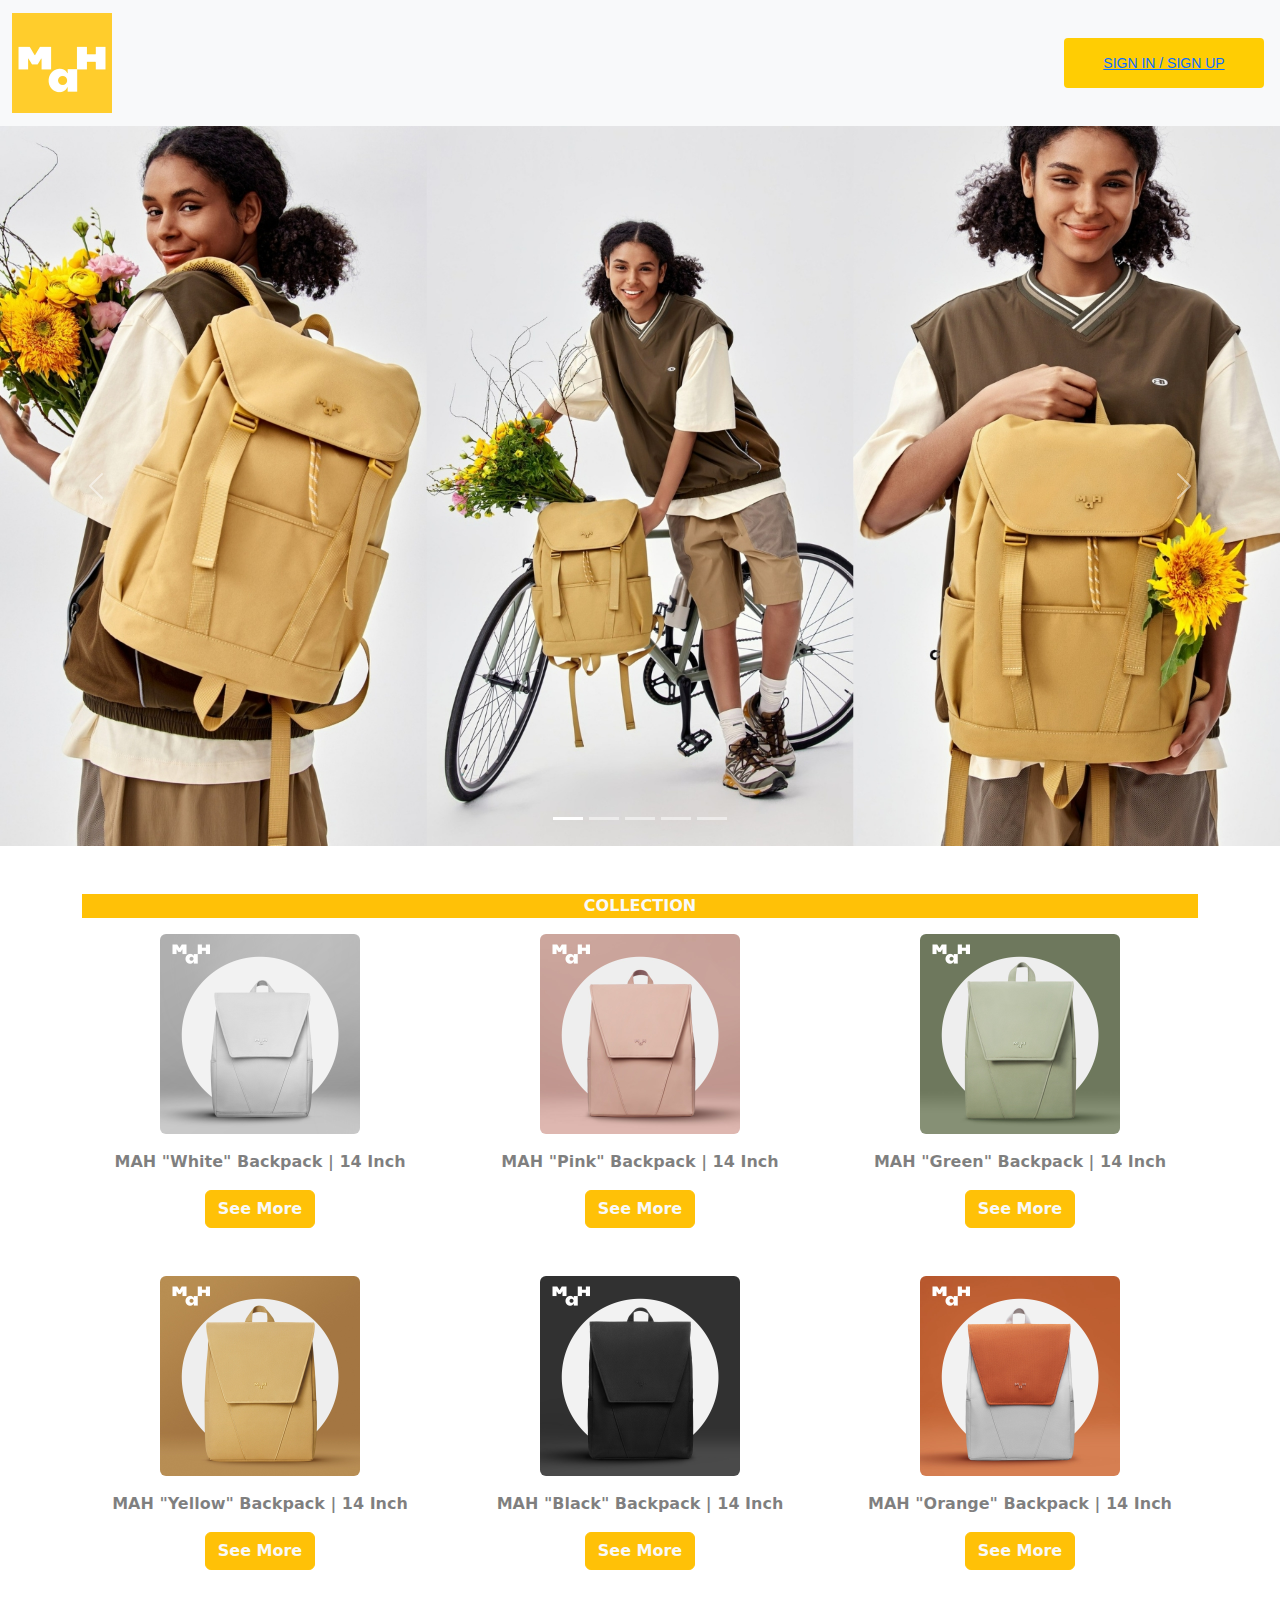
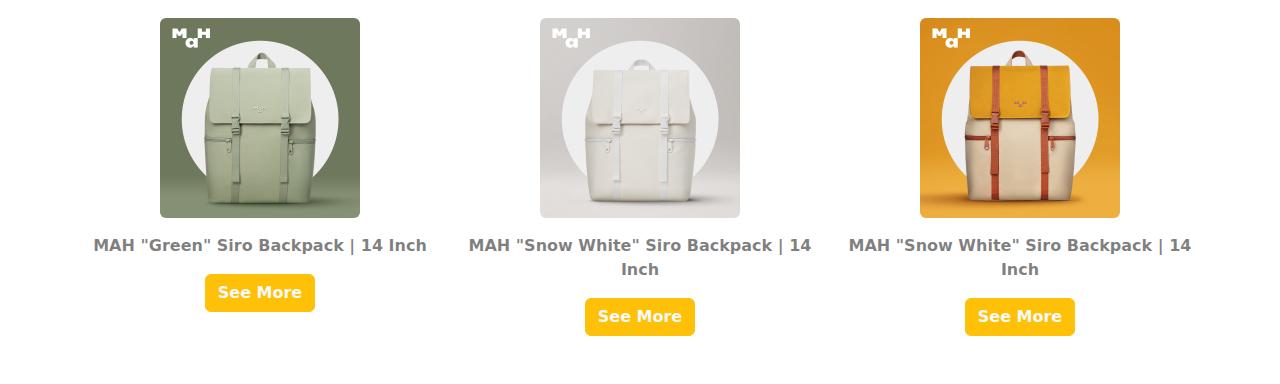
<file: index.html>
<!DOCTYPE html>
<html lang="en">

<head>
    <meta charset="UTF-8">
    <meta name="viewport" content="width=device-width, initial-scale=1.0">
    <link href="https://cdn.jsdelivr.net/npm/bootstrap@5.3.3/dist/css/bootstrap.min.css" rel="stylesheet"
        integrity="sha384-QWTKZyjpPEjISv5WaRU9OFeRpok6YctnYmDr5pNlyT2bRjXh0JMhjY6hW+ALEwIH" crossorigin="anonymous">
    <title>MaH Web</title>
</head>

<body>

    <!---navbar--->
    <nav class="navbar navbar-expand-sm bg-light navbar-dark">
        <div class="container-fluid">
            <a class="navbar-brand" href="#">
                <img src="images/MaH-logo.jpg" alt="MaH-logo Logo" style="width: 100px; height: 100px;">
            </a>
        </div>
        <style>
            .custom-btn {
                height: 50px;
                width: 200px;
                background-color: #ffcd03;
                color: #fff5cc;
                text-align: center;
                font-family: Arial, Helvetica, sans-serif;
            }
        </style>
        <div class="me-3">
            <button type="button" class="btn custom-btn btn-sm"><a href="signinup.html">SIGN IN / SIGN UP</a></button>
        </div>
    </nav>

    <!--carousel-->
    <div id="demo" class="carousel slide" data-bs-ride="carousel">

        <!-- Indicators/dots -->
        <div class="carousel-indicators">
            <button type="button" data-bs-target="#demo" data-bs-slide-to="0" class="active"></button>
            <button type="button" data-bs-target="#demo" data-bs-slide-to="1"></button>
            <button type="button" data-bs-target="#demo" data-bs-slide-to="2"></button>
            <button type="button" data-bs-target="#demo" data-bs-slide-to="3"></button>
            <button type="button" data-bs-target="#demo" data-bs-slide-to="4"></button>
        </div>

        <!-- The slideshow/carousel -->
        <div class="carousel-inner">
            <div class="carousel-item active">
                <img src="images/mah-banner-1.jpg" alt="Los Angeles" class="d-block w-100">
            </div>
            <div class="carousel-item">
                <img src="images/mah-banner-2.jpg" alt="Chicago" class="d-block w-100">
            </div>
            <div class="carousel-item">
                <img src="images/mah-banner-3.jpg" alt="New York" class="d-block w-100">
            </div>
            <div class="carousel-item">
                <img src="images/mah-banner-4.jpg" alt="New York" class="d-block w-100">
            </div>
            <div class="carousel-item">
                <img src="images/mah-banner-5.jpg" alt="New York" class="d-block w-100">
            </div>
        </div>

        <!-- Left and right controls/icons -->
        <button class="carousel-control-prev" type="button" data-bs-target="#demo" data-bs-slide="prev">
            <span class="carousel-control-prev-icon"></span>
        </button>
        <button class="carousel-control-next" type="button" data-bs-target="#demo" data-bs-slide="next">
            <span class="carousel-control-next-icon"></span>
        </button>
    </div>

    <!--Header-->

    <!--Section Description-->
    <div class="container mt-5">
        <strong>
            <p class="text-center text-bg-warning text-wrap text-light">COLLECTION</p>
        </strong>
    </div>

    <!--Columns-->
    <div class="container text-center">
        <div class="row align-items-start">
            <div class="col">
                <img src="images/mah-bag-white.jpg" class="rounded" height="200px" width="200px" alt="mah-bag-white">
                <p class="text-center mt-3 text-black-50"><strong>MAH "White" Backpack | 14 Inch</strong></p>
                <!-- Button to Open the Modal -->
                <button type="button" class="btn btn-warning text-light" data-bs-toggle="modal"
                    data-bs-target="#myModal"><strong> See More</strong>
                </button>

                <!-- The Modal -->
                <div class="modal" id="myModal">
                    <div class="modal-dialog">
                        <div class="modal-content">

                            <!-- Modal Header -->
                            <div class="modal-header">
                                <h4 class="modal-title">MAH 2141 Young Backpack with PU Leather Fabric | 14 Inch</h4>
                                <button type="button" class="btn-close" data-bs-dismiss="modal"></button>
                            </div>

                            <!-- Modal body -->
                            <div class="modal-body">
                                Brand：MAH

                                Material：PU Leather

                                Pattern：Solid color

                                Condition：New

                                With or without interlayer: Yes

                                Shoulder strap style: Double

                                Computer size: 14 Inches

                                Size: Length 29 * Width 12 * Height 38CM

                                Color：Pink/Grey/Green

                                Occation: Leisure/Work/School/Travel

                                Application object: Youth

                                Bag hardness: Soft

                                Waterproof degree: Waterproof

                                Model：MR21B2141B
                            </div>

                            <!-- Modal footer -->
                            <div class="modal-footer">
                                <button type="button" class="btn btn-warning text-light"
                                    data-bs-dismiss="modal">Close</button>
                            </div>

                        </div>
                    </div>
                </div>
            </div>
            <div class="col">
                <img src="images/mah-bag-pink.jpg" class="rounded" height="200px" width="200px" alt="mah-bag-pink">
                <p class="text-center mt-3 text-black-50"><strong>MAH "Pink" Backpack | 14 Inch</strong></p>
                <!-- Button to Open the Modal -->
                <button type="button" class="btn btn-warning text-light" data-bs-toggle="modal"
                    data-bs-target="#myModal"><strong> See More</strong>
                </button>

                <!-- The Modal -->
                <div class="modal" id="myModal">
                    <div class="modal-dialog">
                        <div class="modal-content">

                            <!-- Modal Header -->
                            <div class="modal-header">
                                <h4 class="modal-title">MAH 2141 Young Backpack with PU Leather Fabric | 14 Inch</h4>
                                <button type="button" class="btn-close" data-bs-dismiss="modal"></button>
                            </div>

                            <!-- Modal body -->
                            <div class="modal-body">
                                Brand：MAH

                                Material：PU Leather

                                Pattern：Solid color

                                Condition：New

                                With or without interlayer: Yes

                                Shoulder strap style: Double

                                Computer size: 14 Inches

                                Size: Length 29 * Width 12 * Height 38CM

                                Color：Pink/Grey/Green

                                Occation: Leisure/Work/School/Travel

                                Application object: Youth

                                Bag hardness: Soft

                                Waterproof degree: Waterproof

                                Model：MR21B2141B
                            </div>

                            <!-- Modal footer -->
                            <div class="modal-footer">
                                <button type="button" class="btn btn-warning text-light"
                                    data-bs-dismiss="modal">Close</button>
                            </div>

                        </div>
                    </div>
                </div>
            </div>
            <div class="col">
                <img src="images/mah-bag-green.jpg" class="rounded" height="200px" width="200px" alt="mah-bag-green">
                <p class="text-center mt-3 text-black-50"><strong>MAH "Green" Backpack | 14 Inch</strong></p>
                <!-- Button to Open the Modal -->
                <button type="button" class="btn btn-warning text-light" data-bs-toggle="modal"
                    data-bs-target="#myModal"><strong> See More</strong>
                </button>

                <!-- The Modal -->
                <div class="modal" id="myModal">
                    <div class="modal-dialog">
                        <div class="modal-content">

                            <!-- Modal Header -->
                            <div class="modal-header">
                                <h4 class="modal-title">MAH 2141 Young Backpack with PU Leather Fabric | 14 Inch</h4>
                                <button type="button" class="btn-close" data-bs-dismiss="modal"></button>
                            </div>

                            <!-- Modal body -->
                            <div class="modal-body">
                                Brand：MAH

                                Material：PU Leather

                                Pattern：Solid color

                                Condition：New

                                With or without interlayer: Yes

                                Shoulder strap style: Double

                                Computer size: 14 Inches

                                Size: Length 29 * Width 12 * Height 38CM

                                Color：Pink/Grey/Green

                                Occation: Leisure/Work/School/Travel

                                Application object: Youth

                                Bag hardness: Soft

                                Waterproof degree: Waterproof

                                Model：MR21B2141B
                            </div>

                            <!-- Modal footer -->
                            <div class="modal-footer">
                                <button type="button" class="btn btn-warning text-light"
                                    data-bs-dismiss="modal">Close</button>
                            </div>

                        </div>
                    </div>
                </div>
            </div>
        </div>
    </div>
    <div class="container text-center mt-5">
        <div class="row align-items-start">
            <div class="col">
                <img src="images/mah-bag-yellow.jpg" class="rounded" height="200px" width="200px" alt="mah-bag-yellow">
                <p class="text-center mt-3 text-black-50"><strong>MAH "Yellow" Backpack | 14 Inch</strong></p>
                <!-- Button to Open the Modal -->
                <button type="button" class="btn btn-warning text-light" data-bs-toggle="modal"
                    data-bs-target="#myModal"><strong> See More</strong>
                </button>

                <!-- The Modal -->
                <div class="modal" id="myModal">
                    <div class="modal-dialog">
                        <div class="modal-content">

                            <!-- Modal Header -->
                            <div class="modal-header">
                                <h4 class="modal-title">MAH 2141 Young Backpack with PU Leather Fabric | 14 Inch</h4>
                                <button type="button" class="btn-close" data-bs-dismiss="modal"></button>
                            </div>

                            <!-- Modal body -->
                            <div class="modal-body">
                                Brand：MAH

                                Material：PU Leather

                                Pattern：Solid color

                                Condition：New

                                With or without interlayer: Yes

                                Shoulder strap style: Double

                                Computer size: 14 Inches

                                Size: Length 29 * Width 12 * Height 38CM

                                Color：Pink/Grey/Green

                                Occation: Leisure/Work/School/Travel

                                Application object: Youth

                                Bag hardness: Soft

                                Waterproof degree: Waterproof

                                Model：MR21B2141B
                            </div>

                            <!-- Modal footer -->
                            <div class="modal-footer">
                                <button type="button" class="btn btn-warning text-light"
                                    data-bs-dismiss="modal">Close</button>
                            </div>

                        </div>
                    </div>
                </div>
            </div>
            <div class="col">
                <img src="images/mah-bag-black.jpg" class="rounded" height="200px" width="200px" alt="mah-bag-black">
                <p class="text-center mt-3 text-black-50"><strong>MAH "Black" Backpack | 14 Inch</strong></p>
                <!-- Button to Open the Modal -->
                <button type="button" class="btn btn-warning text-light" data-bs-toggle="modal"
                    data-bs-target="#myModal"><strong> See More</strong>
                </button>

                <!-- The Modal -->
                <div class="modal" id="myModal">
                    <div class="modal-dialog">
                        <div class="modal-content">

                            <!-- Modal Header -->
                            <div class="modal-header">
                                <h4 class="modal-title">MAH 2141 Young Backpack with PU Leather Fabric | 14 Inch</h4>
                                <button type="button" class="btn-close" data-bs-dismiss="modal"></button>
                            </div>

                            <!-- Modal body -->
                            <div class="modal-body">
                                Brand：MAH

                                Material：PU Leather

                                Pattern：Solid color

                                Condition：New

                                With or without interlayer: Yes

                                Shoulder strap style: Double

                                Computer size: 14 Inches

                                Size: Length 29 * Width 12 * Height 38CM

                                Color：Pink/Grey/Green

                                Occation: Leisure/Work/School/Travel

                                Application object: Youth

                                Bag hardness: Soft

                                Waterproof degree: Waterproof

                                Model：MR21B2141B
                            </div>

                            <!-- Modal footer -->
                            <div class="modal-footer">
                                <button type="button" class="btn btn-warning text-light"
                                    data-bs-dismiss="modal">Close</button>
                            </div>

                        </div>
                    </div>
                </div>
            </div>
            <div class="col">
                <img src="images/mah-bag-orange.jpg" class="rounded" height="200px" width="200px" alt="mah-bag-orange">
                <p class="text-center mt-3 text-black-50"><strong>MAH "Orange" Backpack | 14 Inch</strong></p>
                <!-- Button to Open the Modal -->
                <button type="button" class="btn btn-warning text-light" data-bs-toggle="modal"
                    data-bs-target="#myModal"><strong> See More</strong>
                </button>

                <!-- The Modal -->
                <div class="modal" id="myModal">
                    <div class="modal-dialog">
                        <div class="modal-content">

                            <!-- Modal Header -->
                            <div class="modal-header">
                                <h4 class="modal-title">MAH 2141 Young Backpack with PU Leather Fabric | 14 Inch</h4>
                                <button type="button" class="btn-close" data-bs-dismiss="modal"></button>
                            </div>

                            <!-- Modal body -->
                            <div class="modal-body">
                                Brand：MAH

                                Material：PU Leather

                                Pattern：Solid color

                                Condition：New

                                With or without interlayer: Yes

                                Shoulder strap style: Double

                                Computer size: 14 Inches

                                Size: Length 29 * Width 12 * Height 38CM

                                Color：Pink/Grey/Green

                                Occation: Leisure/Work/School/Travel

                                Application object: Youth

                                Bag hardness: Soft

                                Waterproof degree: Waterproof

                                Model：MR21B2141B
                            </div>

                            <!-- Modal footer -->
                            <div class="modal-footer">
                                <button type="button" class="btn btn-warning text-light"
                                    data-bs-dismiss="modal">Close</button>
                            </div>

                        </div>
                    </div>
                </div>
            </div>
            <div class="container text-center mt-5">
                <div class="row align-items-start">
                    <div class="col">
                        <img src="images/mah-bag-2-green.jpg" class="rounded" height="200px" width="200px"
                            alt="mah-bag-yellow">
                        <p class="text-center mt-3 text-black-50"><strong>MAH "Green" Siro Backpack | 14 Inch</strong>
                        </p>
                        <!-- Button to Open the Modal -->
                        <button type="button" class="btn btn-warning text-light" data-bs-toggle="modal"
                            data-bs-target="#myModal"><strong> See More</strong>
                        </button>

                        <!-- The Modal -->
                        <div class="modal" id="myModal">
                            <div class="modal-dialog">
                                <div class="modal-content">

                                    <!-- Modal Header -->
                                    <div class="modal-header">
                                        <h4 class="modal-title">MAH 2329 Siro Backpack with Waterproof Fabric Cactus
                                            Green | 14 inch
                                        </h4>
                                        <button type="button" class="btn-close" data-bs-dismiss="modal"></button>
                                    </div>

                                    <!-- Modal body -->
                                    <div class="modal-body">
                                        Brand：MAH

                                        Material：Polyester

                                        Pattern：Solid color

                                        Condition：New

                                        With or without interlayer: Yes

                                        Shoulder strap style: Double

                                        Computer size: 14 Inches

                                        Size: Length 26.5 * Width 11 * Height 37CM（14 inch）

                                        Weight: 0.61kg

                                        Launch time: Spring

                                        Occation: School

                                        Application object: Youth

                                        Bag hardness: Soft

                                        Waterproof degree: Waterproof

                                        Model:M21D2329B01

                                    </div>

                                    <!-- Modal footer -->
                                    <div class="modal-footer">
                                        <button type="button" class="btn btn-warning text-light"
                                            data-bs-dismiss="modal">Close</button>
                                    </div>

                                </div>
                            </div>
                        </div>
                    </div>
                    <div class="col">
                        <img src="images/mah-bag-2-offwhite.jpg" class="rounded" height="200px" width="200px"
                            alt="mah-bag-snowwhite">
                        <p class="text-center mt-3 text-black-50"><strong>MAH "Snow White" Siro Backpack | 14
                                Inch</strong>
                        </p>
                        <!-- Button to Open the Modal -->
                        <button type="button" class="btn btn-warning text-light" data-bs-toggle="modal"
                            data-bs-target="#myModal"><strong> See More</strong>
                        </button>

                        <!-- The Modal -->
                        <div class="modal" id="myModal">
                            <div class="modal-dialog">
                                <div class="modal-content">

                                    <!-- Modal Header -->
                                    <div class="modal-header">
                                        <h4 class="modal-title">MAH Siro Backpack School bag snow white waterproof
                                            backpack 14 inch laptop
                                        </h4>
                                        <button type="button" class="btn-close" data-bs-dismiss="modal"></button>
                                    </div>

                                    <!-- Modal body -->
                                    <div class="modal-body">
                                        Brand：MAH

                                        Material：Polyester

                                        Pattern：Solid color

                                        Condition：New

                                        With or without interlayer: Yes

                                        Shoulder strap style: Double

                                        Computer size: 14 Inches

                                        Size: Length 26.5 * Width 11 * Height 37CM（14 inch）

                                        Weight: 0.61kg

                                        Launch time: Spring

                                        Occation: School

                                        Application object: Youth

                                        Bag hardness: Soft

                                        Waterproof degree: Waterproof

                                        Model:M21D2329B01

                                    </div>

                                    <!-- Modal footer -->
                                    <div class="modal-footer">
                                        <button type="button" class="btn btn-warning text-light"
                                            data-bs-dismiss="modal">Close</button>
                                    </div>

                                </div>
                            </div>
                        </div>
                    </div>
                    <div class="col">
                        <img src="images/mah-bag-2-yelloworange.jpg" class="rounded" height="200px" width="200px"
                            alt="mah-bag-yelloworange">
                        <p class="text-center mt-3 text-black-50"><strong>MAH "Snow White" Siro Backpack | 14
                                Inch</strong>
                        </p>
                        <!-- Button to Open the Modal -->
                        <button type="button" class="btn btn-warning text-light" data-bs-toggle="modal"
                            data-bs-target="#myModal"><strong> See More</strong>
                        </button>

                        <!-- The Modal -->
                        <div class="modal" id="myModal">
                            <div class="modal-dialog">
                                <div class="modal-content">

                                    <!-- Modal Header -->
                                    <div class="modal-header">
                                        <h4 class="modal-title">MAH Siro Backpack School bag snow white waterproof
                                            backpack 14 inch laptop
                                        </h4>
                                        <button type="button" class="btn-close" data-bs-dismiss="modal"></button>
                                    </div>

                                    <!-- Modal body -->
                                    <div class="modal-body">
                                        Brand：MAH

                                        Material：Polyester

                                        Pattern：Solid color

                                        Condition：New

                                        With or without interlayer: Yes

                                        Shoulder strap style: Double

                                        Computer size: 14 Inches

                                        Size: Length 26.5 * Width 11 * Height 37CM（14 inch）

                                        Weight: 0.61kg

                                        Launch time: Spring

                                        Occation: School

                                        Application object: Youth

                                        Bag hardness: Soft

                                        Waterproof degree: Waterproof

                                        Model:M21D2329B01

                                    </div>

                                    <!-- Modal footer -->
                                    <div class="modal-footer">
                                        <button type="button" class="btn btn-warning text-light"
                                            data-bs-dismiss="modal">Close</button>
                                    </div>

                                </div>
                            </div>
                        </div>
                    </div>

                    <!--footer-->
                    <footer>
                        <p class="mt-5"></p>
                    </footer>
</body>

<script src="https://cdn.jsdelivr.net/npm/bootstrap@5.3.3/dist/js/bootstrap.bundle.min.js"
    integrity="sha384-YvpcrYf0tY3lHB60NNkmXc5s9fDVZLESaAA55NDzOxhy9GkcIdslK1eN7N6jIeHz"
    crossorigin="anonymous"></script>

</html>
</file>
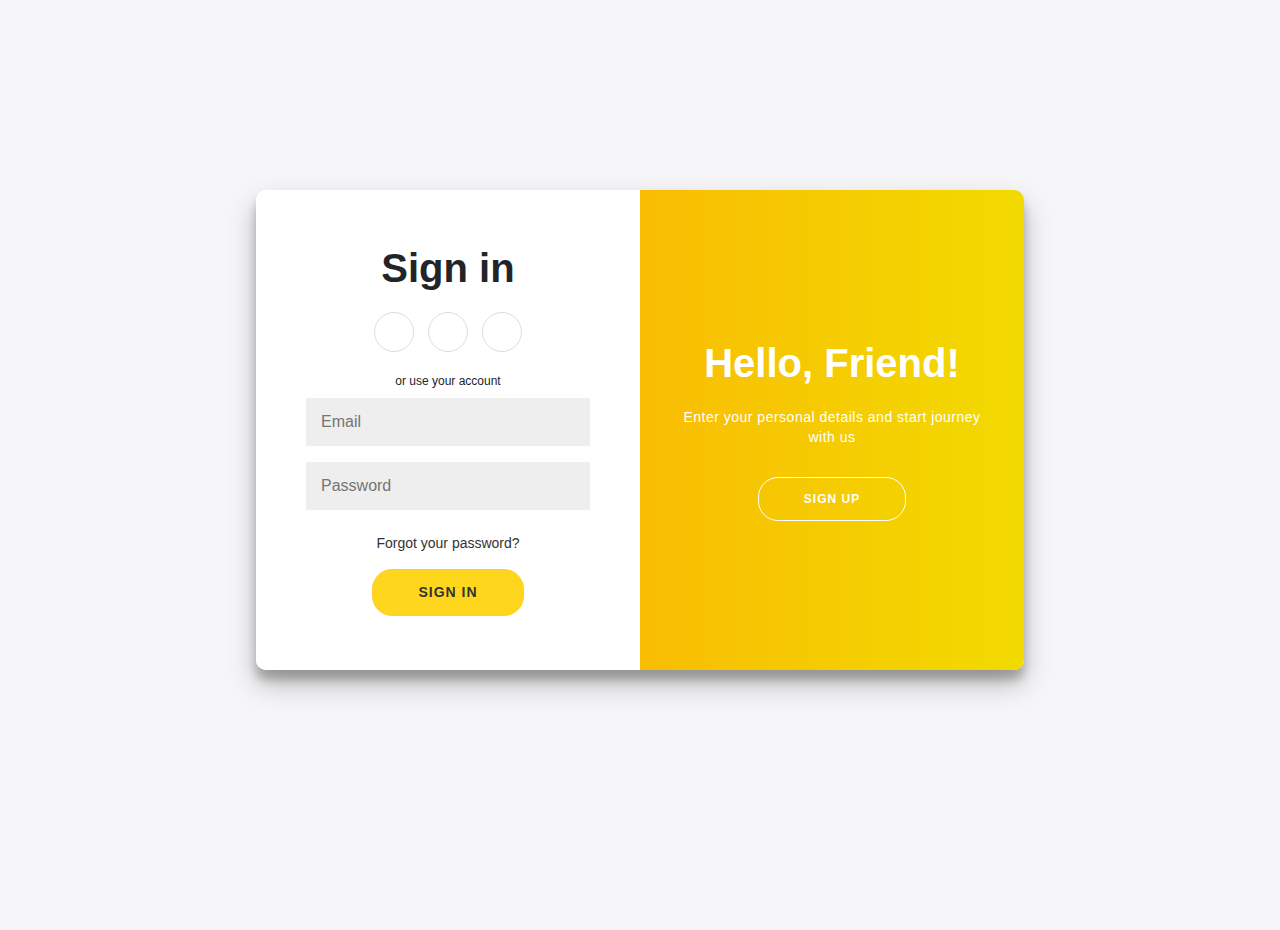
<file: signinup.html>
<!DOCTYPE html>
<html lang="en">

<head>
    <meta charset="UTF-8">
    <meta name="viewport" content="width=device-width, initial-scale=1.0">
    <link href="https://cdn.jsdelivr.net/npm/bootstrap@5.3.3/dist/css/bootstrap.min.css" rel="stylesheet"
        integrity="sha384-QWTKZyjpPEjISv5WaRU9OFeRpok6YctnYmDr5pNlyT2bRjXh0JMhjY6hW+ALEwIH" crossorigin="anonymous">
    <Link rel="stylesheet" href="style.css">
    <link rel="stylesheet" href="https://cdnjs.cloudflare.com/ajax/libs/font-awesome/6.5.2/css/all.min.css"
        integrity="sha512-SnH5WK+bZxgPHs44uWIX+LLJAJ9/2PkPKZ5QiAj6Ta86w+fsb2TkcmfRyVX3pBnMFcV7oQPJkl9QevSCWr3W6A=="
        crossorigin="anonymous" referrerpolicy="no-referrer" />
    <title>Sign In | MaH</title>
</head>
<link rel="stylesheet" href="style.css">

<body>

    <div class="container" id="container">
        <div class="form-container sign-up-container">
            <form action="#">
                <h1>Create Account</h1>
                <div class="social-container">
                    <a href="https://www.facebook.com/login/" class="social"><i class="fab fa-facebook-f"></i></a>
                    <a href="#" class="social"><i class="fab fa-google-plus-g"></i></a>
                    <a href="#" class="social"><i class="fab fa-linkedin-in"></i></a>
                </div>
                <span>or use your email for registration</span>
                <input type="text" placeholder="Name" />
                <input type="email" placeholder="Email" />
                <input type="password" placeholder="Password" />
                <button><a href="index.html">Sign Up</a></button>
            </form>
        </div>
        <div class="form-container sign-in-container">
            <form action="#">
                <h1>Sign in</h1>
                <div class="social-container">
                    <a href="#" class="social"><i class="fab fa-facebook-f"></i></a>
                    <a href="#" class="social"><i class="fab fa-google-plus-g"></i></a>
                    <a href="#" class="social"><i class="fab fa-linkedin-in"></i></a>
                </div>
                <span>or use your account</span>
                <input type="email" placeholder="Email" />
                <input type="password" placeholder="Password" />
                <a href="#">Forgot your password?</a>
                <button><a href="index.html">Sign In</a></button>
            </form>
        </div>
        <div class="overlay-container">
            <div class="overlay">
                <div class="overlay-panel overlay-left">
                    <h1>Welcome Back!</h1>
                    <p>To keep connected with us please login with your personal info</p>
                    <button class="ghost" id="signIn">Sign In</button>
                </div>
                <div class="overlay-panel overlay-right">
                    <h1>Hello, Friend!</h1>
                    <p>Enter your personal details and start journey with us</p>
                    <button class="ghost" id="signUp">Sign Up</button>
                </div>
            </div>
        </div>
    </div>

</body>
<script src="https://cdn.jsdelivr.net/npm/bootstrap@5.3.3/dist/js/bootstrap.bundle.min.js"
    integrity="sha384-YvpcrYf0tY3lHB60NNkmXc5s9fDVZLESaAA55NDzOxhy9GkcIdslK1eN7N6jIeHz"
    crossorigin="anonymous"></script>
<script src="script.js"></script>

</html>
</file>
<file: style.css>
.form-container url('https://fonts.googleapis.com/css?family=Montserrat:400,800');

* {
    box-sizing: border-box;
}

body {
    background: #f6f5f7;
    display: flex;
    justify-content: center;
    align-items: center;
    flex-direction: column;
    font-family: 'Montserrat', sans-serif;
    height: 100vh;
    margin: -20px 0 50px;
}

h1 {
    font-weight: bold;
    margin: 0;
}

h2 {
    text-align: center;
}

p {
    font-size: 14px;
    font-weight: 100;
    line-height: 20px;
    letter-spacing: 0.5px;
    margin: 20px 0 30px;
}

span {
    font-size: 12px;
}

a {
    color: #333;
    font-size: 14px;
    text-decoration: none;
    margin: 15px 0;
}

button {
    border-radius: 20px;
    border: 1px solid #ffce2b;
    background-color: #ffd61e;
    color: #FFFFFF;
    font-size: 12px;
    font-weight: bold;
    padding: 12px 45px;
    letter-spacing: 1px;
    text-transform: uppercase;
    transition: transform 80ms ease-in;
}

button:active {
    transform: scale(0.95);
}

button:focus {
    outline: none;
}

button.ghost {
    background-color: transparent;
    border-color: #FFFFFF;
}

form {
    background-color: #FFFFFF;
    display: flex;
    align-items: center;
    justify-content: center;
    flex-direction: column;
    padding: 0 50px;
    height: 100%;
    text-align: center;
}

input {
    background-color: #eee;
    border: none;
    padding: 12px 15px;
    margin: 8px 0;
    width: 100%;
}

.container {
    background-color: #fff;
    border-radius: 10px;
    box-shadow: 0 14px 28px rgba(0, 0, 0, 0.25),
        0 10px 10px rgba(0, 0, 0, 0.22);
    position: relative;
    overflow: hidden;
    width: 768px;
    max-width: 100%;
    min-height: 480px;
}

.form-container {
    position: absolute;
    top: 0;
    height: 100%;
    transition: all 0.6s ease-in-out;
}

.sign-in-container {
    left: 0;
    width: 50%;
    z-index: 2;
}

.container.right-panel-active .sign-in-container {
    transform: translateX(100%);
}

.sign-up-container {
    left: 0;
    width: 50%;
    opacity: 0;
    z-index: 1;
}

.container.right-panel-active .sign-up-container {
    transform: translateX(100%);
    opacity: 1;
    z-index: 5;
    animation: show 0.6s;
}

@keyframes show {

    0%,
    49.99% {
        opacity: 0;
        z-index: 1;
    }

    50%,
    100% {
        opacity: 1;
        z-index: 5;
    }
}

.overlay-container {
    position: absolute;
    top: 0;
    left: 50%;
    width: 50%;
    height: 100%;
    overflow: hidden;
    transition: transform 0.6s ease-in-out;
    z-index: 100;
}

.container.right-panel-active .overlay-container {
    transform: translateX(-100%);
}

.overlay {
    background: #f0dc00;
    background: -webkit-linear-gradient(to right, #ff950a, #ff9407);
    background: linear-gradient(to right, #ffa006, #f2da00);
    background-repeat: no-repeat;
    background-size: cover;
    background-position: 0 0;
    color: #FFFFFF;
    position: relative;
    left: -100%;
    height: 100%;
    width: 200%;
    transform: translateX(0);
    transition: transform 0.6s ease-in-out;
}

.container.right-panel-active .overlay {
    transform: translateX(50%);
}

.overlay-panel {
    position: absolute;
    display: flex;
    align-items: center;
    justify-content: center;
    flex-direction: column;
    padding: 0 40px;
    text-align: center;
    top: 0;
    height: 100%;
    width: 50%;
    transform: translateX(0);
    transition: transform 0.6s ease-in-out;
}

.overlay-left {
    transform: translateX(-20%);
}

.container.right-panel-active .overlay-left {
    transform: translateX(0);
}

.overlay-right {
    right: 0;
    transform: translateX(0);
}

.container.right-panel-active .overlay-right {
    transform: translateX(20%);
}

.social-container {
    margin: 20px 0;
}

.social-container a {
    border: 1px solid #DDDDDD;
    border-radius: 50%;
    display: inline-flex;
    justify-content: center;
    align-items: center;
    margin: 0 5px;
    height: 40px;
    width: 40px;
}
</file>
